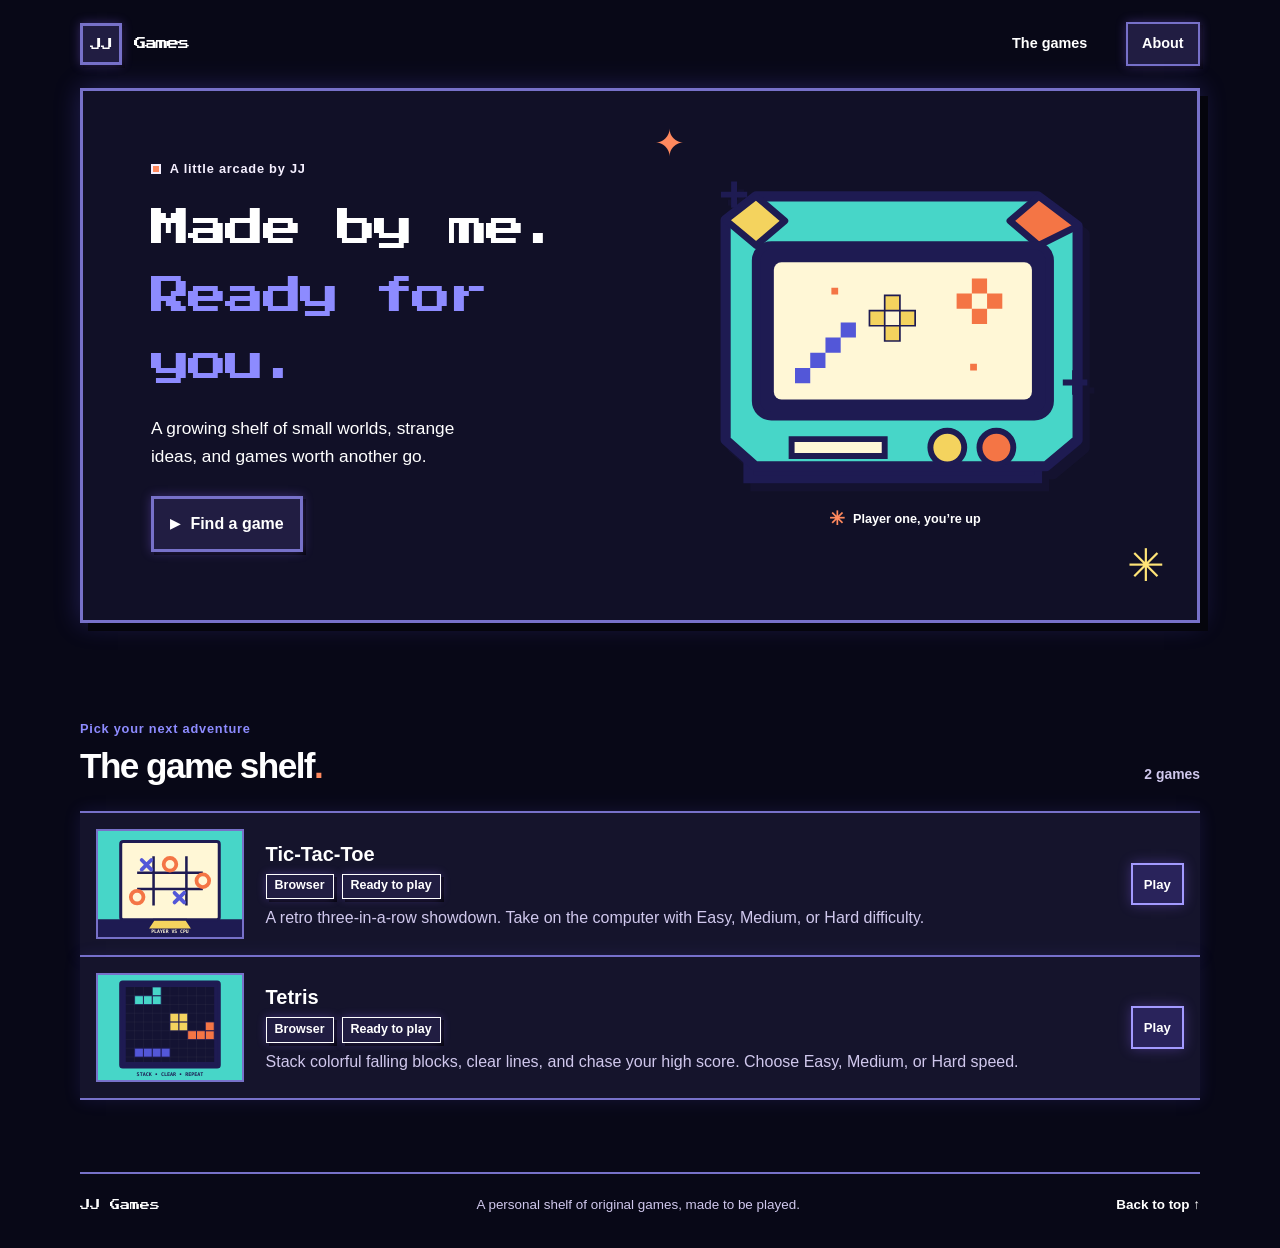
<file: index.html>
<!doctype html>
<html lang="en">
  <head>
    <meta charset="utf-8">
    <meta name="viewport" content="width=device-width, initial-scale=1">
    <meta name="theme-color" content="#1e1b52">
    <meta name="description" content="JJ Games is a small arcade of original games made by JJ.">
    <title>JJ Games — made to be played</title>
    <link rel="icon" href="assets/arcade-mark.svg" type="image/svg+xml">
    <link rel="stylesheet" href="styles.css">
    <script src="games.js" defer></script>
  </head>
  <body>
    <a class="skip-link" href="#main">Skip to games</a>

    <header class="site-header">
      <a class="brand" href="./" aria-label="JJ Games home">
        <span class="brand-mark" aria-hidden="true">JJ</span>
        <span class="brand-name">Games</span>
      </a>
      <nav aria-label="Main navigation">
        <a href="#game-shelf">The games</a>
        <a class="nav-pill" href="#about">About</a>
      </nav>
    </header>

    <main id="main">
      <section class="welcome" aria-labelledby="welcome-title">
        <div class="welcome-copy">
          <p class="welcome-note"><span class="note-dot" aria-hidden="true"></span> A little arcade by JJ</p>
          <h1 id="welcome-title">Made by me.<br><span>Ready for you.</span></h1>
          <p class="welcome-description">A growing shelf of small worlds, strange ideas, and games worth another go.</p>
          <a class="play-link" href="#game-shelf"><span class="play-icon" aria-hidden="true">▶</span> Find a game</a>
        </div>
        <figure class="cabinet-wrap">
          <img src="assets/arcade-monitor.svg" width="520" height="390" alt="A bright turquoise arcade monitor with a yellow screen and pixel stars">
          <figcaption class="cabinet-caption"><span class="caption-spark" aria-hidden="true">✳</span> Player one, you’re up</figcaption>
        </figure>
        <span class="pixel-spark spark-one" aria-hidden="true">✦</span>
        <span class="pixel-spark spark-two" aria-hidden="true">✳</span>
      </section>

      <section class="shelf-section" id="game-shelf" aria-labelledby="shelf-title">
        <div class="section-heading">
          <div>
            <p class="section-kicker">Pick your next adventure</p>
            <h2 id="shelf-title">The game shelf<span class="heading-period">.</span></h2>
          </div>
          <p class="shelf-count" id="shelf-count" aria-live="polite">Loading games…</p>
        </div>
        <div class="game-list" id="game-list" aria-live="polite" aria-busy="true"></div>
        <div class="empty-state" id="empty-state" hidden>
          <span class="empty-coin" aria-hidden="true">✦</span>
          <div>
            <h3>No games on the shelf yet.</h3>
            <p>Check back soon. Something fun is on its way.</p>
          </div>
          <span class="empty-pixel" aria-hidden="true">START</span>
        </div>
        <p class="load-error" id="load-error" role="alert" hidden>Couldn’t load the game shelf. Try refreshing the page.</p>
      </section>
    </main>

    <footer class="site-footer" id="about">
      <a class="footer-brand" href="./">JJ Games</a>
      <p>A personal shelf of original games, made to be played.</p>
      <a href="#main" class="back-top">Back to top ↑</a>
    </footer>
  </body>
</html>
</file>
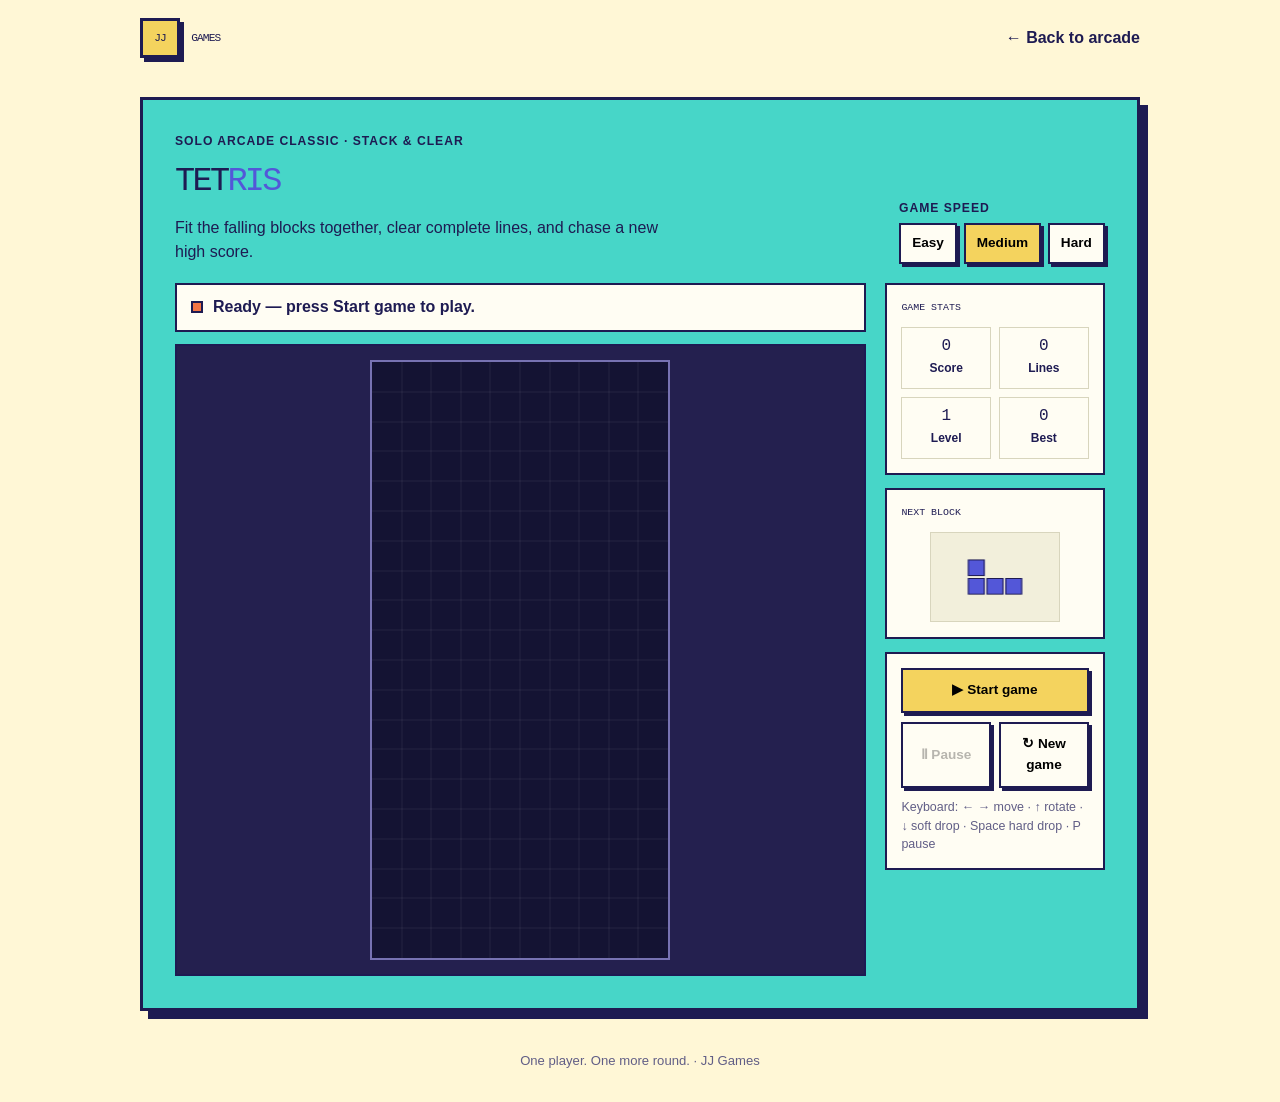
<file: games/tetris/index.html>
<!doctype html>
<html lang="en">
<head>
<meta charset="utf-8"><meta name="viewport" content="width=device-width,initial-scale=1">
<meta name="theme-color" content="#1e1b52">
<meta name="description" content="Play solo Tetris at JJ Games. Stack falling blocks, clear lines, and beat your high score.">
<title>Tetris — JJ Games</title>
<style>
:root{color-scheme:light;--ink:#1e1b52;--blue:#5357d8;--pool:#47d6c8;--orange:#f47545;--yellow:#f4d35e;--screen:#fff7d6;--paper:#fffdf3;--muted:#615e86;--line:#d8d5bd;--display:"Press Start 2P","Courier New",monospace;--body:"Trebuchet MS","Segoe UI",sans-serif}
*{box-sizing:border-box}body{margin:0;min-height:100vh;background:var(--screen);color:var(--ink);font:16px/1.5 var(--body)}
a{color:inherit}button{font:inherit;cursor:pointer}button:focus-visible,a:focus-visible{outline:4px solid var(--orange);outline-offset:3px}
.wrap{width:min(1000px,calc(100% - 2rem));margin:auto}.topbar{display:flex;justify-content:space-between;align-items:center;gap:1rem;padding:1.15rem 0}
.brand{display:flex;align-items:center;gap:.7rem;font:.7rem var(--display);text-decoration:none;letter-spacing:-.08em}.mark{display:grid;place-items:center;width:40px;height:40px;border:3px solid var(--ink);background:var(--yellow);box-shadow:4px 4px 0 var(--ink)}.back{font-weight:800;text-decoration:none}.back:hover{text-decoration:underline}
main{margin:1.25rem auto 2.5rem;padding:clamp(1.1rem,3vw,2rem);border:3px solid var(--ink);background:var(--pool);box-shadow:8px 8px 0 var(--ink)}
.heading{display:flex;justify-content:space-between;align-items:end;gap:1rem;flex-wrap:wrap;margin-bottom:1.2rem}.eyebrow{margin:0 0 .4rem;font-size:.76rem;font-weight:900;letter-spacing:.08em;text-transform:uppercase}
h1{margin:0;font:clamp(1.4rem,4vw,2.1rem)/1.5 var(--display);letter-spacing:-.08em}h1 span{color:var(--blue)}.intro{max-width:55ch;margin:.55rem 0 0}
.difficulty{display:flex;gap:.4rem;flex-wrap:wrap}.difficulty button,.action,.touch button{border:2px solid var(--ink);box-shadow:3px 3px 0 var(--ink);background:var(--paper);padding:.5rem .7rem;font-size:.85rem;font-weight:900}.difficulty button[aria-pressed=true]{background:var(--yellow)}
.game{display:grid;grid-template-columns:minmax(0,1fr) 220px;gap:1.2rem;align-items:start}.play-area{min-width:0}
.status{display:flex;align-items:center;gap:.65rem;min-height:48px;padding:.65rem .85rem;margin:0 0 .8rem;border:2px solid var(--ink);background:var(--paper);font-weight:900}.dot{width:12px;height:12px;flex:0 0 auto;border:2px solid var(--ink);background:var(--orange)}.status[data-mode=paused] .dot{background:var(--yellow)}.status[data-mode=over] .dot{background:var(--blue)}
.stage{display:flex;justify-content:center;align-items:flex-start;gap:1rem;padding:.85rem;border:2px solid var(--ink);background:#24204f}
#board{display:block;width:min(100%,300px);height:auto;aspect-ratio:1/2;image-rendering:pixelated;background:#141333;border:2px solid #7772b2}
.side{display:grid;gap:.8rem}.panel{padding:.9rem;border:2px solid var(--ink);background:var(--paper)}.panel h2{margin:0 0 .65rem;font:.62rem/1.8 var(--display)}
.stats{display:grid;grid-template-columns:1fr 1fr;gap:.5rem}.stat{padding:.55rem .4rem;border:1.5px solid var(--line);text-align:center}.stat strong{display:block;font:1rem var(--display)}.stat span{font-size:.75rem;font-weight:800}
.preview{display:block;width:100%;max-width:130px;height:90px;margin:auto;background:#f2efdb;border:1px solid var(--line)}
.actions{display:grid;grid-template-columns:1fr 1fr;gap:.55rem}.action{padding:.65rem .45rem}.action.primary{grid-column:1/-1;background:var(--yellow)}.action:hover,.touch button:active{transform:translate(2px,2px);box-shadow:1px 1px 0 var(--ink)}
.hint{margin:.65rem 0 0;color:var(--muted);font-size:.78rem}
.touch{display:none;grid-template-columns:repeat(4,1fr);gap:.5rem;margin-top:.75rem}.touch button{padding:.7rem .2rem;font-size:1rem;background:var(--yellow);touch-action:manipulation}
footer{padding:0 0 2rem;text-align:center;color:var(--muted);font-size:.82rem}
@media(max-width:700px){.wrap{width:min(100% - 1rem,500px)}main{margin:.75rem auto 2rem;padding:1rem}.game{grid-template-columns:1fr}.stage{gap:.7rem}#board{width:min(66vw,300px)}.side{grid-template-columns:1fr 1fr;align-items:start}.panel:first-child{grid-column:1}.panel:nth-child(2){grid-column:2;grid-row:1}.actions{grid-column:1/-1;grid-row:2}.hint{grid-column:1/-1}.touch{display:grid}}
@media(max-width:390px){.stage{padding:.5rem;gap:.45rem}#board{width:min(66vw,260px)}.panel{padding:.65rem}.stats{gap:.35rem}.stat{padding:.45rem .2rem}.stat strong{font-size:.85rem}}
@media(prefers-reduced-motion:reduce){*,*::before,*::after{transition:none!important;scroll-behavior:auto!important}}
</style>
</head>
<body><div class="wrap">
<header class="topbar"><a class="brand" href="../../" aria-label="JJ Games home"><span class="mark" aria-hidden="true">JJ</span><span>GAMES</span></a><a class="back" href="../../">← Back to arcade</a></header>
<main>
<div class="heading"><div><p class="eyebrow">Solo arcade classic · Stack &amp; clear</p><h1>TET<span>RIS</span></h1><p class="intro">Fit the falling blocks together, clear complete lines, and chase a new high score.</p></div>
<div><p class="eyebrow">Game speed</p><div class="difficulty" role="group" aria-label="Difficulty"><button type="button" data-level="easy" aria-pressed="false">Easy</button><button type="button" data-level="medium" aria-pressed="true">Medium</button><button type="button" data-level="hard" aria-pressed="false">Hard</button></div></div></div>
<div class="game">
<section class="play-area" aria-label="Tetris game">
<p class="status" id="status" data-mode="ready" role="status" aria-live="polite"><span class="dot" aria-hidden="true"></span><span id="status-text">Ready — press Start game to play.</span></p>
<div class="stage"><canvas id="board" width="300" height="600" role="img" aria-label="Tetris playfield, ten columns by twenty rows"></canvas></div>
<div class="touch" aria-label="Touch controls"><button type="button" data-key="left" aria-label="Move left">◀</button><button type="button" data-key="rotate" aria-label="Rotate">↻</button><button type="button" data-key="right" aria-label="Move right">▶</button><button type="button" data-key="down" aria-label="Soft drop">▼</button><button type="button" data-key="drop" style="grid-column:1/-1">Drop</button></div>
</section>
<aside class="side" aria-label="Score and game controls">
<section class="panel"><h2>GAME STATS</h2><div class="stats"><div class="stat"><strong id="score">0</strong><span>Score</span></div><div class="stat"><strong id="lines">0</strong><span>Lines</span></div><div class="stat"><strong id="level">1</strong><span>Level</span></div><div class="stat"><strong id="best">0</strong><span>Best</span></div></div></section>
<section class="panel"><h2>NEXT BLOCK</h2><canvas id="next" class="preview" width="130" height="90" role="img" aria-label="Next falling block preview"></canvas></section>
<section class="panel"><div class="actions"><button class="action primary" id="start" type="button">▶ Start game</button><button class="action" id="pause" type="button" disabled>Ⅱ Pause</button><button class="action" id="restart" type="button">↻ New game</button></div><p class="hint">Keyboard: ← → move · ↑ rotate · ↓ soft drop · Space hard drop · P pause</p></section>
</aside></div>
</main><footer>One player. One more round. · JJ Games</footer></div>
<script>
(()=> {
const COLS=10,ROWS=20,SHAPES=[
{shape:[[1,1,1,1]],color:"#47d6c8"},
{shape:[[1,0,0],[1,1,1]],color:"#5357d8"},
{shape:[[0,0,1],[1,1,1]],color:"#f47545"},
{shape:[[1,1],[1,1]],color:"#f4d35e"},
{shape:[[0,1,1],[1,1,0]],color:"#67a8f5"},
{shape:[[0,1,0],[1,1,1]],color:"#d98adf"},
{shape:[[1,1,0],[0,1,1]],color:"#83c96a"}];
const canvas=document.querySelector("#board"),ctx=canvas.getContext("2d"),nextCanvas=document.querySelector("#next"),nctx=nextCanvas.getContext("2d");
const status=document.querySelector("#status"),statusText=document.querySelector("#status-text");
const levels={easy:850,medium:570,hard:330};let difficulty="medium",grid,piece,next,score=0,lines=0,level=1,best=0,running=false,paused=false,over=false,last=0,dropClock=0,raf=0;
try{best=Number(localStorage.getItem("jj-tetris-best"))||0}catch{}document.querySelector("#best").textContent=best;
const clone=m=>m.map(r=>r.slice()),randomPiece=()=>{const p=SHAPES[Math.floor(Math.random()*SHAPES.length)];return {matrix:clone(p.shape),color:p.color,x:0,y:0}};
function setStatus(msg,mode){statusText.textContent=msg;status.dataset.mode=mode}
function stats(){document.querySelector("#score").textContent=score;document.querySelector("#lines").textContent=lines;document.querySelector("#level").textContent=level;document.querySelector("#best").textContent=best}
function drawCell(context,x,y,color,size){context.fillStyle=color;context.fillRect(x*size+1,y*size+1,size-2,size-2);context.fillStyle="rgba(255,255,255,.22)";context.fillRect(x*size+3,y*size+3,size-6,3);context.strokeStyle="rgba(30,27,82,.55)";context.lineWidth=1;context.strokeRect(x*size+1.5,y*size+1.5,size-3,size-3)}
function draw(){const s=canvas.width/COLS;ctx.fillStyle="#141333";ctx.fillRect(0,0,canvas.width,canvas.height);ctx.strokeStyle="rgba(255,255,255,.07)";ctx.lineWidth=1;for(let x=1;x<COLS;x++){ctx.beginPath();ctx.moveTo(x*s,0);ctx.lineTo(x*s,canvas.height);ctx.stroke()}for(let y=1;y<ROWS;y++){ctx.beginPath();ctx.moveTo(0,y*s);ctx.lineTo(canvas.width,y*s);ctx.stroke()}
grid.forEach((row,y)=>row.forEach((v,x)=>{if(v)drawCell(ctx,x,y,v,s)}));
if(piece){const ghost={...piece,y:piece.y};while(valid(ghost,0,1))ghost.y++;piece.matrix.forEach((row,y)=>row.forEach((v,x)=>{if(v){ctx.fillStyle=piece.color+"55";ctx.fillRect((piece.x+x)*s+2,(ghost.y+y)*s+2,s-4,s-4)}}));piece.matrix.forEach((row,y)=>row.forEach((v,x)=>{if(v)drawCell(ctx,piece.x+x,piece.y+y,piece.color,s)}))}
}
function drawNext(){nctx.fillStyle="#f2efdb";nctx.fillRect(0,0,nextCanvas.width,nextCanvas.height);const m=next.matrix,s=19,ox=(130-m[0].length*s)/2,oy=(90-m.length*s)/2;m.forEach((r,y)=>r.forEach((v,x)=>{if(v){nctx.fillStyle=next.color;nctx.fillRect(ox+x*s+1,oy+y*s+1,s-2,s-2);nctx.strokeStyle="#1e1b52";nctx.strokeRect(ox+x*s+1.5,oy+y*s+1.5,s-3,s-3)}}))}
function valid(p,dx=0,dy=0,m=p.matrix){return m.every((r,y)=>r.every((v,x)=>!v||(p.x+x+dx>=0&&p.x+x+dx<COLS&&p.y+y+dy<ROWS&&(p.y+y+dy<0||!grid[p.y+y+dy][p.x+x+dx]))))}
function spawn(){piece=next;piece.x=Math.floor((COLS-piece.matrix[0].length)/2);piece.y=0;next=randomPiece();drawNext();if(!valid(piece)){finish()}}
function finish(){running=false;paused=false;over=true;setStatus("Game over — start a new game to play again.","over");document.querySelector("#start").textContent="▶ Play again";document.querySelector("#pause").disabled=true;if(score>best){best=score;try{localStorage.setItem("jj-tetris-best",String(best))}catch{}stats()}cancelAnimationFrame(raf)}
function clearLines(){let cleared=0;for(let y=ROWS-1;y>=0;y--){if(grid[y].every(Boolean)){grid.splice(y,1);grid.unshift(Array(COLS).fill(0));cleared++;y++}}if(cleared){lines+=cleared;score+=[0,100,300,500,800][cleared]*level;level=1+Math.floor(lines/10);stats()}}
function lock(){piece.matrix.forEach((r,y)=>r.forEach((v,x)=>{if(v&&piece.y+y>=0)grid[piece.y+y][piece.x+x]=piece.color}));clearLines();spawn();draw()}
function move(dx,dy){if(!running||paused||over)return false;if(valid(piece,dx,dy)){piece.x+=dx;piece.y+=dy;draw();return true}if(dy>0)lock();return false}
function rotate(){if(!running||paused||over)return;const m=piece.matrix[0].map((_,i)=>piece.matrix.map(r=>r[i]).reverse());for(const kick of [0,-1,1,-2,2])if(valid(piece,0,0,m)&&valid({...piece,x:piece.x+kick},0,0,m)){piece.matrix=m;piece.x+=kick;draw();return}}
function hardDrop(){if(!running||paused||over)return;let d=0;while(valid(piece,0,1)){piece.y++;d++}score+=d*2;stats();lock()}
function softDrop(){if(move(0,1)){score++;stats()}}
function tick(time=0){if(!running||paused)return;const dt=Math.min(time-last,100);last=time;dropClock+=dt;const speed=Math.max(75,levels[difficulty]*Math.pow(.86,level-1));if(dropClock>=speed){dropClock=0;move(0,1)}draw();if(running&&!paused)raf=requestAnimationFrame(tick)}
function start(){cancelAnimationFrame(raf);grid=Array.from({length:ROWS},()=>Array(COLS).fill(0));score=0;lines=0;level=1;over=false;paused=false;running=true;next=randomPiece();spawn();stats();setStatus("Game on — stack blocks and clear lines!","playing");document.querySelector("#start").textContent="▶ Restart";document.querySelector("#pause").disabled=false;document.querySelector("#pause").textContent="Ⅱ Pause";last=0;dropClock=0;draw();raf=requestAnimationFrame(tick)}
function togglePause(){if(!running)return;paused=!paused;if(paused){cancelAnimationFrame(raf);setStatus("Paused — take a breather.","paused");document.querySelector("#pause").textContent="▶ Resume"}else{setStatus("Game on — keep stacking!","playing");document.querySelector("#pause").textContent="Ⅱ Pause";last=0;raf=requestAnimationFrame(tick)}}
function action(k){if(k==="left")move(-1,0);if(k==="right")move(1,0);if(k==="down")softDrop();if(k==="rotate")rotate();if(k==="drop")hardDrop()}
document.addEventListener("keydown",e=>{const map={ArrowLeft:"left",ArrowRight:"right",ArrowDown:"down",ArrowUp:"rotate"," ":"drop"};if(e.key.toLowerCase()==="p"){e.preventDefault();togglePause();return}if(map[e.key]){e.preventDefault();action(map[e.key])}});
document.querySelectorAll("[data-key]").forEach(b=>{const k=b.dataset.key;b.addEventListener("click",()=>action(k));b.addEventListener("pointerdown",e=>{if(k==="left"||k==="right"||k==="down"){e.preventDefault();action(k)}})});
document.querySelector("#start").addEventListener("click",start);document.querySelector("#restart").addEventListener("click",start);document.querySelector("#pause").addEventListener("click",togglePause);
document.querySelectorAll("[data-level]").forEach(b=>b.addEventListener("click",()=>{difficulty=b.dataset.level;document.querySelectorAll("[data-level]").forEach(x=>x.setAttribute("aria-pressed",String(x===b)));if(running)start()}));
grid=Array.from({length:ROWS},()=>Array(COLS).fill(0));next=randomPiece();drawNext();draw();stats();
})();
</script></body></html>
</file>
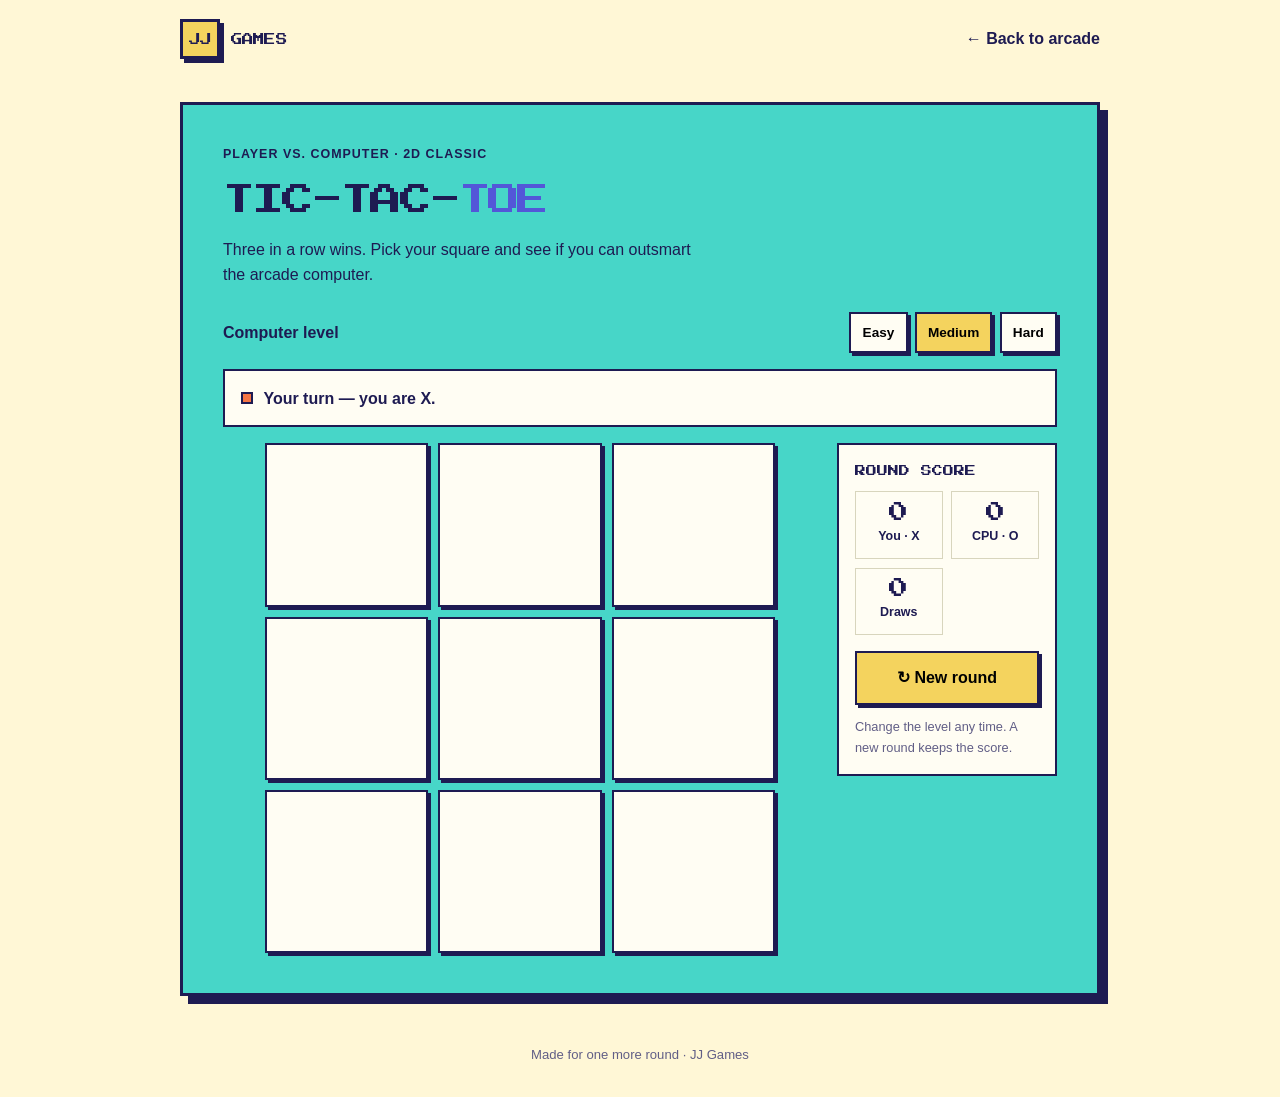
<file: games/tic-tac-toe/index.html>
<!doctype html>
<html lang="en">
<head>
  <meta charset="utf-8">
  <meta name="viewport" content="width=device-width, initial-scale=1">
  <meta name="theme-color" content="#1e1b52">
  <meta name="description" content="Play a round of Tic-Tac-Toe against the JJ Games arcade computer.">
  <title>Tic-Tac-Toe — JJ Games</title>
  <style>
    :root{color-scheme:light;--ink:#1e1b52;--blue:#5357d8;--pool:#47d6c8;--orange:#f47545;--yellow:#f4d35e;--screen:#fff7d6;--paper:#fffdf3;--muted:#615e86;--line:#d8d5bd;--display:"Press Start 2P","Courier New",monospace;--body:"Trebuchet MS","Segoe UI",sans-serif}
    *{box-sizing:border-box}body{margin:0;min-height:100vh;background:var(--screen);color:var(--ink);font:16px/1.6 var(--body)}
    a{color:inherit}button{font:inherit;cursor:pointer}button:focus-visible,a:focus-visible{outline:4px solid var(--orange);outline-offset:4px}
    .wrap{width:min(920px,calc(100% - 2rem));margin:auto}.topbar{display:flex;align-items:center;justify-content:space-between;gap:1rem;padding:1.2rem 0}
    .brand{display:flex;align-items:center;gap:.7rem;font: .72rem var(--display);text-decoration:none;letter-spacing:-.08em}.mark{display:grid;place-items:center;width:40px;height:40px;border:3px solid var(--ink);background:var(--yellow);box-shadow:4px 4px 0 var(--ink)}
    .back{font-weight:800;text-decoration:none}.back:hover{text-decoration:underline;text-underline-offset:.2em}
    main{padding:clamp(1.2rem,4vw,2.5rem);border:3px solid var(--ink);background:var(--pool);box-shadow:8px 8px 0 var(--ink);margin:1.5rem auto 3rem}
    .eyebrow{margin:0 0 .6rem;font-size:.78rem;font-weight:900;letter-spacing:.08em;text-transform:uppercase}
    h1{margin:0;font:clamp(1.25rem,4vw,2rem)/1.6 var(--display);letter-spacing:-.08em}h1 span{color:var(--blue)}
    .intro{margin:.65rem 0 1.5rem;max-width:55ch}
    .toolbar{display:flex;align-items:center;justify-content:space-between;gap:1rem;flex-wrap:wrap;margin-bottom:1rem}
    .difficulty{display:flex;gap:.45rem;flex-wrap:wrap}.difficulty button,.new-game,.cell{border:2px solid var(--ink);box-shadow:3px 3px 0 var(--ink)}
    .difficulty button{padding:.5rem .7rem;background:var(--paper);font-weight:800;font-size:.85rem}.difficulty button[aria-pressed=true]{background:var(--yellow)}
    .status{display:flex;align-items:center;gap:.65rem;min-height:58px;padding:.8rem 1rem;margin:0 0 1rem;border:2px solid var(--ink);background:var(--paper);font-weight:900}
    .status-dot{width:12px;height:12px;flex:0 0 auto;border:2px solid var(--ink);background:var(--orange)}.status[data-state=computer] .status-dot{background:var(--blue)}.status[data-state=over] .status-dot{background:var(--yellow)}
    .game-layout{display:grid;grid-template-columns:minmax(0,1fr) 220px;gap:1.25rem;align-items:start}
    .board{display:grid;width:min(100%,510px);aspect-ratio:1/1;grid-template-columns:repeat(3,minmax(0,1fr));grid-template-rows:repeat(3,minmax(0,1fr));gap:.65rem;margin:0 auto;align-self:start}
    .cell{appearance:none;-webkit-appearance:none;display:grid;width:100%;height:100%;min-width:0;min-height:0;place-items:center;padding:0;background:var(--paper);font:clamp(2rem,9vw,4.4rem)/1 var(--display);transition:transform .12s,background .12s}
    .cell:not(:disabled):hover{transform:translate(-2px,-2px);background:#fff1b0}.cell:disabled{cursor:default;opacity:1}
    .cell.x{color:var(--blue)}.cell.o{color:var(--orange)}.cell.winner{background:var(--yellow)}
    .side{padding:1rem;border:2px solid var(--ink);background:var(--paper)}.side h2{margin:0 0 .65rem;font: .68rem/1.8 var(--display)}
    .score{display:grid;grid-template-columns:1fr 1fr;gap:.55rem}.score-item{padding:.65rem;border:1.5px solid var(--line);text-align:center}.score-item strong{display:block;font:1.2rem var(--display)}.score-item span{font-size:.78rem;font-weight:800}
    .new-game{width:100%;margin-top:1rem;padding:.75rem .8rem;background:var(--yellow);font-weight:900}.new-game:hover{transform:translate(2px,2px);box-shadow:1px 1px 0 var(--ink)}
    .hint{margin:.8rem 0 0;color:var(--muted);font-size:.8rem}
    footer{padding:0 0 2rem;text-align:center;color:var(--muted);font-size:.82rem}
    @media(max-width:650px){.wrap{width:min(100% - 1.25rem,480px)}main{margin:1rem auto 2rem;padding:1.1rem}.game-layout{grid-template-columns:1fr}.side{display:grid;grid-template-columns:1fr auto;align-items:center;gap:.5rem 1rem}.side h2{grid-column:1/-1}.score{grid-column:1}.new-game{grid-column:2;grid-row:2;margin:0;min-width:125px}.hint{grid-column:1/-1}.board{width:min(100%,420px);gap:.5rem}.cell{height:100%;box-shadow:2px 2px 0 var(--ink)}}
    @media(prefers-reduced-motion:reduce){*,*::before,*::after{transition:none!important;scroll-behavior:auto!important}}
  </style>
  <link rel="preconnect" href="https://fonts.googleapis.com">
  <link rel="preconnect" href="https://fonts.gstatic.com" crossorigin>
  <link href="https://fonts.googleapis.com/css2?family=Press+Start+2P&display=swap" rel="stylesheet">
</head>
<body>
  <div class="wrap">
    <header class="topbar">
      <a class="brand" href="../../" aria-label="JJ Games home"><span class="mark" aria-hidden="true">JJ</span><span>GAMES</span></a>
      <a class="back" href="../../">← Back to arcade</a>
    </header>
    <main>
      <p class="eyebrow">Player vs. computer · 2D classic</p>
      <h1>TIC-TAC-<span>TOE</span></h1>
      <p class="intro">Three in a row wins. Pick your square and see if you can outsmart the arcade computer.</p>
      <div class="toolbar">
        <strong>Computer level</strong>
        <div class="difficulty" role="group" aria-label="Computer difficulty">
          <button type="button" data-level="easy" aria-pressed="false">Easy</button>
          <button type="button" data-level="medium" aria-pressed="true">Medium</button>
          <button type="button" data-level="hard" aria-pressed="false">Hard</button>
        </div>
      </div>
      <p class="status" id="status" data-state="player" role="status" aria-live="polite"><span class="status-dot" aria-hidden="true"></span><span id="status-text">Your turn — you are X.</span></p>
      <div class="game-layout">
        <div class="board" id="board" role="group" aria-label="Tic-Tac-Toe board">
          <button class="cell" type="button" data-cell="0" aria-label="Row 1, column 1, empty"></button>
          <button class="cell" type="button" data-cell="1" aria-label="Row 1, column 2, empty"></button>
          <button class="cell" type="button" data-cell="2" aria-label="Row 1, column 3, empty"></button>
          <button class="cell" type="button" data-cell="3" aria-label="Row 2, column 1, empty"></button>
          <button class="cell" type="button" data-cell="4" aria-label="Row 2, column 2, empty"></button>
          <button class="cell" type="button" data-cell="5" aria-label="Row 2, column 3, empty"></button>
          <button class="cell" type="button" data-cell="6" aria-label="Row 3, column 1, empty"></button>
          <button class="cell" type="button" data-cell="7" aria-label="Row 3, column 2, empty"></button>
          <button class="cell" type="button" data-cell="8" aria-label="Row 3, column 3, empty"></button>
        </div>
        <aside class="side" aria-label="Round score and controls">
          <h2>ROUND SCORE</h2>
          <div class="score">
            <div class="score-item"><strong id="player-score">0</strong><span>You · X</span></div>
            <div class="score-item"><strong id="computer-score">0</strong><span>CPU · O</span></div>
            <div class="score-item"><strong id="draw-score">0</strong><span>Draws</span></div>
          </div>
          <button class="new-game" id="new-game" type="button">↻ New round</button>
          <p class="hint">Change the level any time. A new round keeps the score.</p>
        </aside>
      </div>
    </main>
    <footer>Made for one more round · JJ Games</footer>
  </div>
  <script>
    (() => {
      const wins = [[0,1,2],[3,4,5],[6,7,8],[0,3,6],[1,4,7],[2,5,8],[0,4,8],[2,4,6]];
      const cells = [...document.querySelectorAll("[data-cell]")];
      const status = document.querySelector("#status");
      const statusText = document.querySelector("#status-text");
      const levelButtons = [...document.querySelectorAll("[data-level]")];
      const scores = {player:0,computer:0,draw:0};
      let board, level = "medium", finished, playerTurn, winningLine;
      const lineFor = (state, mark) => wins.find(line => line.every(i => state[i] === mark));
      const available = state => state.map((v,i) => v === "" ? i : -1).filter(i => i !== -1);

      function updateStatus(message, state) {
        statusText.textContent = message;
        status.dataset.state = state;
      }
      function updateScore() {
        document.querySelector("#player-score").textContent = scores.player;
        document.querySelector("#computer-score").textContent = scores.computer;
        document.querySelector("#draw-score").textContent = scores.draw;
      }
      function render() {
        cells.forEach((cell,i) => {
          const mark = board[i];
          cell.textContent = mark;
          cell.className = "cell" + (mark ? " " + mark.toLowerCase() : "") + (winningLine?.includes(i) ? " winner" : "");
          cell.disabled = Boolean(mark) || finished || !playerTurn;
          const row = Math.floor(i / 3) + 1, col = i % 3 + 1;
          cell.setAttribute("aria-label", `Row ${row}, column ${col}, ${mark || "empty"}${winningLine?.includes(i) ? ", winning square" : ""}`);
        });
      }
      function endRound(mark, line) {
        finished = true;
        winningLine = line || null;
        if (mark === "X") { scores.player++; updateStatus("You win! Nice three in a row.", "over"); }
        else if (mark === "O") { scores.computer++; updateStatus("Computer wins this round. Try again!", "over"); }
        else { scores.draw++; updateStatus("It's a draw! Play another round.", "over"); }
        updateScore(); render();
      }
      function play(index, mark) {
        if (finished || board[index] !== "") return false;
        board[index] = mark;
        const line = lineFor(board, mark);
        if (line) { endRound(mark, line); return true; }
        if (available(board).length === 0) { endRound(null, null); return true; }
        return false;
      }
      function winningMove(state, mark) {
        for (const i of available(state)) {
          const next = state.slice(); next[i] = mark;
          if (lineFor(next, mark)) return i;
        }
        return null;
      }
      function minimax(state, maximizing, depth) {
        if (lineFor(state,"O")) return {score:10-depth};
        if (lineFor(state,"X")) return {score:depth-10};
        const moves = available(state);
        if (!moves.length) return {score:0};
        let best = {score: maximizing ? -Infinity : Infinity, index: moves[0]};
        for (const i of moves) {
          state[i] = maximizing ? "O" : "X";
          const result = minimax(state, !maximizing, depth + 1);
          state[i] = "";
          if ((maximizing && result.score > best.score) || (!maximizing && result.score < best.score)) best = {score:result.score,index:i};
        }
        return best;
      }
      function computerChoice() {
        const moves = available(board);
        if (level === "easy") return moves[Math.floor(Math.random() * moves.length)];
        if (level === "medium") {
          const win = winningMove(board,"O"); if (win !== null) return win;
          const block = winningMove(board,"X"); if (block !== null) return block;
          if (moves.includes(4)) return 4;
          const corners = moves.filter(i => [0,2,6,8].includes(i));
          if (corners.length) return corners[Math.floor(Math.random()*corners.length)];
          return moves[Math.floor(Math.random()*moves.length)];
        }
        return minimax(board.slice(),true,0).index;
      }
      function computerTurn() {
        if (finished) return;
        playerTurn = false;
        updateStatus("Computer is thinking…", "computer");
        render();
        window.setTimeout(() => {
          if (finished) return;
          const choice = computerChoice();
          play(choice,"O");
          if (!finished) {
            playerTurn = true;
            updateStatus("Your turn — you are X.", "player");
            render();
          }
        }, 320);
      }
      function newRound() {
        board = Array(9).fill("");
        finished = false; playerTurn = true; winningLine = null;
        updateStatus("Your turn — you are X.", "player");
        render();
      }
      cells.forEach((cell,i) => cell.addEventListener("click", () => {
        if (!playerTurn || finished || board[i] !== "") return;
        const ended = play(i,"X");
        if (!ended) computerTurn();
      }));
      levelButtons.forEach(button => button.addEventListener("click", () => {
        level = button.dataset.level;
        levelButtons.forEach(item => item.setAttribute("aria-pressed",String(item === button)));
        newRound();
      }));
      document.querySelector("#new-game").addEventListener("click",newRound);
      updateScore(); newRound();
    })();
  </script>
</body>
</html>
</file>
<file: styles.css>
@import url('https://fonts.googleapis.com/css2?family=Press+Start+2P&display=swap');

:root {
  color-scheme: light;
  --ink: #1e1b52;
  --blue: #5357d8;
  --pool: #47d6c8;
  --orange: #f47545;
  --yellow: #f4d35e;
  --screen: #fff7d6;
  --paper: #fffdf3;
  --muted: #615e86;
  --line: #d8d5bd;
  --display: "Press Start 2P", "Courier New", monospace;
  --body: "Trebuchet MS", "Segoe UI", sans-serif;
}

* { box-sizing: border-box; }

html {
  scroll-behavior: smooth;
  scroll-padding-top: 1.5rem;
}

body {
  margin: 0;
  background: var(--screen);
  color: var(--ink);
  font-family: var(--body);
  font-size: 1rem;
  line-height: 1.6;
}

a { color: inherit; }
[hidden] { display: none !important; }
a:focus-visible, button:focus-visible {
  outline: 4px solid var(--orange);
  outline-offset: 4px;
}

.skip-link {
  position: absolute;
  z-index: 10;
  top: 0.75rem;
  left: 0.75rem;
  padding: 0.65rem 0.9rem;
  transform: translateY(-160%);
  background: var(--ink);
  color: white;
}
.skip-link:focus { transform: translateY(0); }

.site-header, main, .site-footer {
  width: min(1120px, calc(100% - 3rem));
  margin-inline: auto;
}

.site-header {
  min-height: 88px;
  display: flex;
  align-items: center;
  justify-content: space-between;
  gap: 1rem;
}

.brand {
  display: inline-flex;
  align-items: center;
  gap: 0.75rem;
  text-decoration: none;
  font-family: var(--display);
  font-size: 0.77rem;
  letter-spacing: -0.08em;
}
.brand-mark {
  display: grid;
  width: 42px;
  height: 42px;
  place-items: center;
  border: 3px solid var(--ink);
  background: var(--yellow);
  box-shadow: 4px 4px 0 var(--ink);
  font-size: 0.72rem;
}
.brand-name { padding-top: 0.15rem; }

.site-header nav {
  display: flex;
  align-items: center;
  gap: clamp(1rem, 3vw, 2.5rem);
  font-size: 0.9rem;
  font-weight: 700;
}
.site-header nav a { text-decoration: none; }
.site-header nav a:hover, .back-top:hover { text-decoration: underline; text-underline-offset: 0.22em; }
.site-header .nav-pill {
  padding: 0.55rem 0.9rem;
  border: 2px solid var(--ink);
  background: var(--paper);
  box-shadow: 3px 3px 0 var(--ink);
}

.welcome {
  position: relative;
  display: grid;
  min-height: 470px;
  grid-template-columns: 1fr 0.9fr;
  align-items: center;
  gap: 2rem;
  overflow: hidden;
  padding: clamp(2.25rem, 6vw, 4.25rem);
  border: 3px solid var(--ink);
  background: var(--pool);
  box-shadow: 8px 8px 0 var(--ink);
}
.welcome-copy { position: relative; z-index: 1; max-width: 520px; }
.welcome-note, .section-kicker {
  margin: 0 0 1rem;
  color: var(--ink);
  font-size: 0.8rem;
  font-weight: 800;
  letter-spacing: 0.06em;
}
.welcome-note { display: flex; align-items: center; gap: 0.55rem; }
.note-dot { width: 10px; height: 10px; background: var(--orange); border: 2px solid var(--ink); }

h1, h2, h3, p { margin-top: 0; }
h1 {
  margin-bottom: 1.1rem;
  font-family: var(--display);
  font-size: clamp(1.45rem, 3.1vw, 2.55rem);
  font-weight: 400;
  line-height: 1.7;
  letter-spacing: -0.07em;
}
h1 span { color: var(--blue); }
.welcome-description { max-width: 36ch; margin-bottom: 1.6rem; font-size: 1.08rem; }
.play-link {
  display: inline-flex;
  align-items: center;
  gap: 0.65rem;
  padding: 0.75rem 1rem;
  border: 3px solid var(--ink);
  background: var(--yellow);
  box-shadow: 4px 4px 0 var(--ink);
  font-weight: 800;
  text-decoration: none;
}
.play-link:hover { transform: translate(2px, 2px); box-shadow: 2px 2px 0 var(--ink); }
.play-icon { font-size: 0.8rem; }

.cabinet-wrap { position: relative; z-index: 1; justify-self: center; width: min(100%, 440px); margin: 0; }
.cabinet-wrap img { display: block; width: 100%; height: auto; filter: drop-shadow(7px 8px 0 rgba(30, 27, 82, 0.22)); }
.cabinet-caption {
  display: flex;
  justify-content: center;
  align-items: center;
  gap: 0.5rem;
  margin-top: -0.15rem;
  font-size: 0.79rem;
  font-weight: 800;
}
.caption-spark { color: var(--orange); font-size: 1.2rem; }
.pixel-spark { position: absolute; color: var(--orange); line-height: 1; }
.spark-one { top: 2.2rem; right: 46%; font-size: 2.3rem; }
.spark-two { right: 2rem; bottom: 2rem; color: var(--yellow); font-size: 2.8rem; }

.shelf-section { padding: clamp(4rem, 8vw, 6rem) 0 4.5rem; }
.section-heading {
  display: flex;
  justify-content: space-between;
  align-items: end;
  gap: 1.5rem;
  margin-bottom: 1.5rem;
}
.section-kicker { margin-bottom: 0.35rem; color: var(--blue); }
h2 { margin-bottom: 0; font-size: clamp(1.65rem, 3vw, 2.2rem); line-height: 1.2; letter-spacing: -0.045em; }
.heading-period { color: var(--orange); }
.shelf-count { margin: 0 0 0.15rem; color: var(--muted); font-size: 0.87rem; font-weight: 700; }

.empty-state {
  display: grid;
  grid-template-columns: auto 1fr auto;
  align-items: center;
  gap: 1.2rem;
  min-height: 150px;
  padding: 1.5rem clamp(1.25rem, 3vw, 2rem);
  border: 3px solid var(--ink);
  background: var(--paper);
  box-shadow: 5px 5px 0 var(--ink);
}
.empty-coin {
  display: grid;
  width: 54px;
  height: 54px;
  place-items: center;
  border: 3px solid var(--ink);
  border-radius: 50%;
  background: var(--yellow);
  font-size: 1.45rem;
}
.empty-state h3 { margin: 0 0 0.3rem; font-size: 1.08rem; }
.empty-state p { margin: 0; color: var(--muted); }
.empty-pixel {
  padding: 0.5rem 0.6rem;
  border: 2px dashed var(--blue);
  color: var(--blue);
  font-family: var(--display);
  font-size: 0.55rem;
  letter-spacing: -0.08em;
  transform: rotate(-5deg);
}
.load-error { padding: 1rem; border-left: 4px solid var(--orange); background: var(--paper); }

.game-row {
  display: grid;
  grid-template-columns: 148px minmax(0, 1fr) auto;
  align-items: center;
  gap: 1.35rem;
  padding: 1rem;
  border-block: 2px solid var(--ink);
  background: var(--paper);
}
.game-row + .game-row { border-top: 0; }
.game-cover { width: 148px; aspect-ratio: 1.35; object-fit: cover; border: 2px solid var(--ink); background: var(--pool); }
.game-info h3 { margin: 0 0 0.25rem; font-size: 1.25rem; }
.game-info p { margin: 0.35rem 0 0; color: var(--muted); }
.game-meta { display: flex; flex-wrap: wrap; align-items: center; gap: 0.5rem; font-size: 0.78rem; font-weight: 800; }
.game-tag { display: inline-block; padding: 0.12rem 0.5rem; border: 1.5px solid var(--ink); background: var(--yellow); color: var(--ink); }
.game-tag--blue { background: #e5e5ff; }
.game-actions { display: flex; flex-wrap: wrap; gap: 0.6rem; justify-content: end; }
.game-action { display: inline-block; padding: 0.55rem 0.7rem; border: 2px solid var(--ink); background: var(--blue); color: white; font-size: 0.82rem; font-weight: 800; text-decoration: none; }
.game-action--secondary { background: var(--screen); color: var(--ink); }
.game-action:hover { filter: brightness(1.08); }

.site-footer {
  display: flex;
  align-items: center;
  justify-content: space-between;
  gap: 1rem;
  padding: 1.25rem 0 2rem;
  border-top: 2px solid var(--ink);
  font-size: 0.84rem;
}
.site-footer p { margin: 0; color: var(--muted); }
.footer-brand { font-family: var(--display); font-size: 0.63rem; text-decoration: none; }
.back-top { font-weight: 700; text-decoration: none; }

@media (max-width: 760px) {
  .site-header, main, .site-footer { width: min(100% - 2rem, 560px); }
  .site-header { min-height: 76px; }
  .site-header nav { gap: 1rem; font-size: 0.82rem; }
  .site-header .nav-pill { padding: 0.42rem 0.6rem; }
  .welcome { grid-template-columns: 1fr; gap: 1.5rem; min-height: auto; padding: 2rem 1.5rem 1.4rem; }
  .welcome-copy { max-width: 100%; }
  .welcome-description { max-width: 42ch; }
  .cabinet-wrap { width: min(80%, 340px); }
  .spark-one { top: 2rem; right: 1.4rem; }
  .spark-two { right: 1.3rem; bottom: 1.3rem; font-size: 2rem; }
  .shelf-section { padding-top: 3.75rem; }
  .section-heading { align-items: start; flex-direction: column; gap: 0.5rem; }
  .game-row { grid-template-columns: 96px minmax(0, 1fr); gap: 0.85rem; }
  .game-cover { width: 96px; }
  .game-actions { grid-column: 2; justify-content: start; }
  .empty-state { grid-template-columns: auto 1fr; gap: 0.9rem; }
  .empty-pixel { grid-column: 2; justify-self: start; }
}

@media (max-width: 430px) {
  .site-header, main, .site-footer { width: calc(100% - 1.5rem); }
  .brand { gap: 0.55rem; font-size: 0.65rem; }
  .brand-mark { width: 36px; height: 36px; }
  .site-header nav { gap: 0.7rem; font-size: 0.75rem; }
  .site-header .nav-pill { border-width: 1px; box-shadow: 2px 2px 0 var(--ink); }
  h1 { font-size: 1.35rem; }
  .welcome { padding: 1.5rem 1rem 1.1rem; }
  .game-row { grid-template-columns: 78px minmax(0, 1fr); padding: 0.7rem; }
  .game-cover { width: 78px; }
  .game-info h3 { font-size: 1.05rem; }
  .empty-state { padding: 1rem 0.85rem; }
  .empty-coin { width: 42px; height: 42px; }
  .site-footer { flex-wrap: wrap; }
}

@media (prefers-reduced-motion: reduce) {
  *, *::before, *::after { scroll-behavior: auto !important; transition-duration: 0.01ms !important; animation-duration: 0.01ms !important; animation-iteration-count: 1 !important; }
  .play-link:hover { transform: none; }
}


/* Homepage-only dark neon arcade theme */
:root {
  color-scheme: dark;
  --ink: #f5efff;
  --blue: #8d8bff;
  --pool: #111027;
  --orange: #ff895e;
  --yellow: #ffe477;
  --screen: #080817;
  --paper: #17162f;
  --muted: #d0c8ed;
  --line: #393552;
}

body {
  background: #080817;
  color: #fff;
}

.site-header .brand-mark,
.site-header .nav-pill,
.play-link,
.empty-coin,
.game-tag,
.game-tag--blue,
.game-action--secondary {
  background-color: #211d42;
  border-color: #7771c9;
  box-shadow: 0 0 10px #8d67ff55, 3px 3px 0 #05050d;
}

.welcome {
  background: #111027;
  border-color: #7771c9;
  box-shadow: 8px 8px 0 #05050d, 0 0 24px #685cff44;
}

.game-row,
.empty-state,
.load-error {
  background: #15142c;
  border-color: #7771c9;
  box-shadow: 0 0 16px #685cff22;
}

.game-row + .game-row { border-top: 0; }
.site-footer { border-color: #7771c9; }
.game-cover { border-color: #7771c9; }
.game-action {
  background: #29235b;
  border-color: #a39aff;
  color: #fff;
  box-shadow: 0 0 12px #8d67ff55;
}
.game-tag, .game-tag--blue {
  color: #fff;
  border-color: #7771c9;
}
.skip-link { background: #211d42; color: #fff; }

@keyframes rainbow-neon-text {
  0%, 100% { color: #ff7777; text-shadow: 0 0 5px #ff7777, 0 0 13px #ff3b7b, 0 0 22px #ff3b7b88; }
  16% { color: #ffc477; text-shadow: 0 0 5px #ffc477, 0 0 13px #ff9d36, 0 0 22px #ff9d3688; }
  33% { color: #fff18a; text-shadow: 0 0 5px #fff18a, 0 0 13px #d6d83d, 0 0 22px #d6d83d88; }
  50% { color: #8dffbd; text-shadow: 0 0 5px #8dffbd, 0 0 13px #21e6a1, 0 0 22px #21e6a188; }
  66% { color: #80eaff; text-shadow: 0 0 5px #80eaff, 0 0 13px #31aaff, 0 0 22px #31aaff88; }
  83% { color: #c6a0ff; text-shadow: 0 0 5px #c6a0ff, 0 0 13px #a45cff, 0 0 22px #a45cff88; }
}

body :is(.brand, .brand-name, .site-header nav a, .welcome-note, .welcome-note *,
  h1, h1 span, .welcome-description, .play-link, .play-icon, .cabinet-caption,
  .cabinet-caption *, .pixel-spark, .section-kicker, h2, .heading-period,
  .shelf-count, .game-info h3, .game-info p, .game-meta, .game-tag,
  .game-actions a, .empty-state h3, .empty-state p, .empty-coin,
  .empty-pixel, .load-error, .site-footer, .site-footer *, .skip-link) {
  animation: rainbow-neon-text 8s linear infinite;
}

body :is(.game-tag, .game-tag--blue, .empty-pixel) {
  border-color: currentColor;
}

a:focus-visible, button:focus-visible {
  outline-color: #fff18a;
  box-shadow: 0 0 0 4px #8d67ff;
}

@media (prefers-reduced-motion: reduce) {
  body :is(.brand, .brand-name, .site-header nav a, .welcome-note, .welcome-note *,
    h1, h1 span, .welcome-description, .play-link, .play-icon, .cabinet-caption,
    .cabinet-caption *, .pixel-spark, .section-kicker, h2, .heading-period,
    .shelf-count, .game-info h3, .game-info p, .game-meta, .game-tag,
    .game-actions a, .empty-state h3, .empty-state p, .empty-coin,
    .empty-pixel, .load-error, .site-footer, .site-footer *, .skip-link) {
    animation: none;
    color: #e7ddff;
    text-shadow: 0 0 8px #9d7cff;
  }
}
</file>
